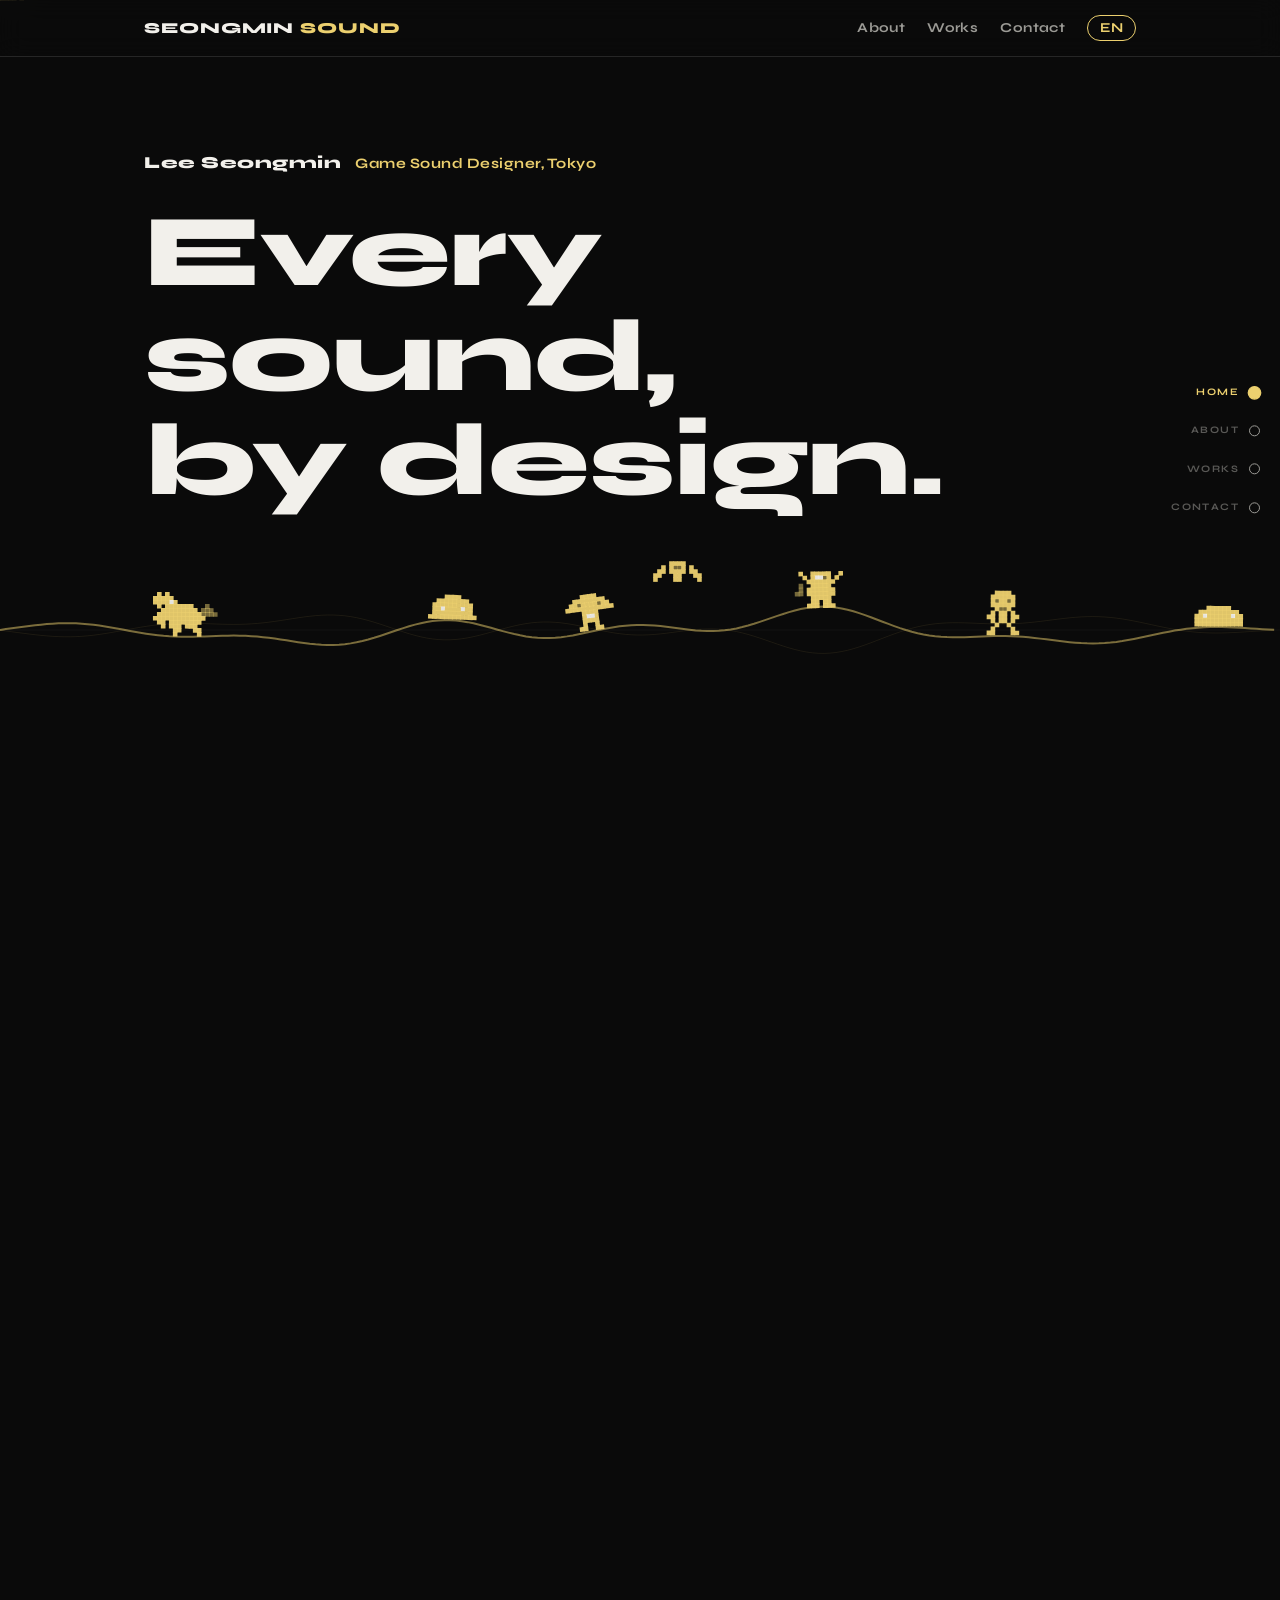
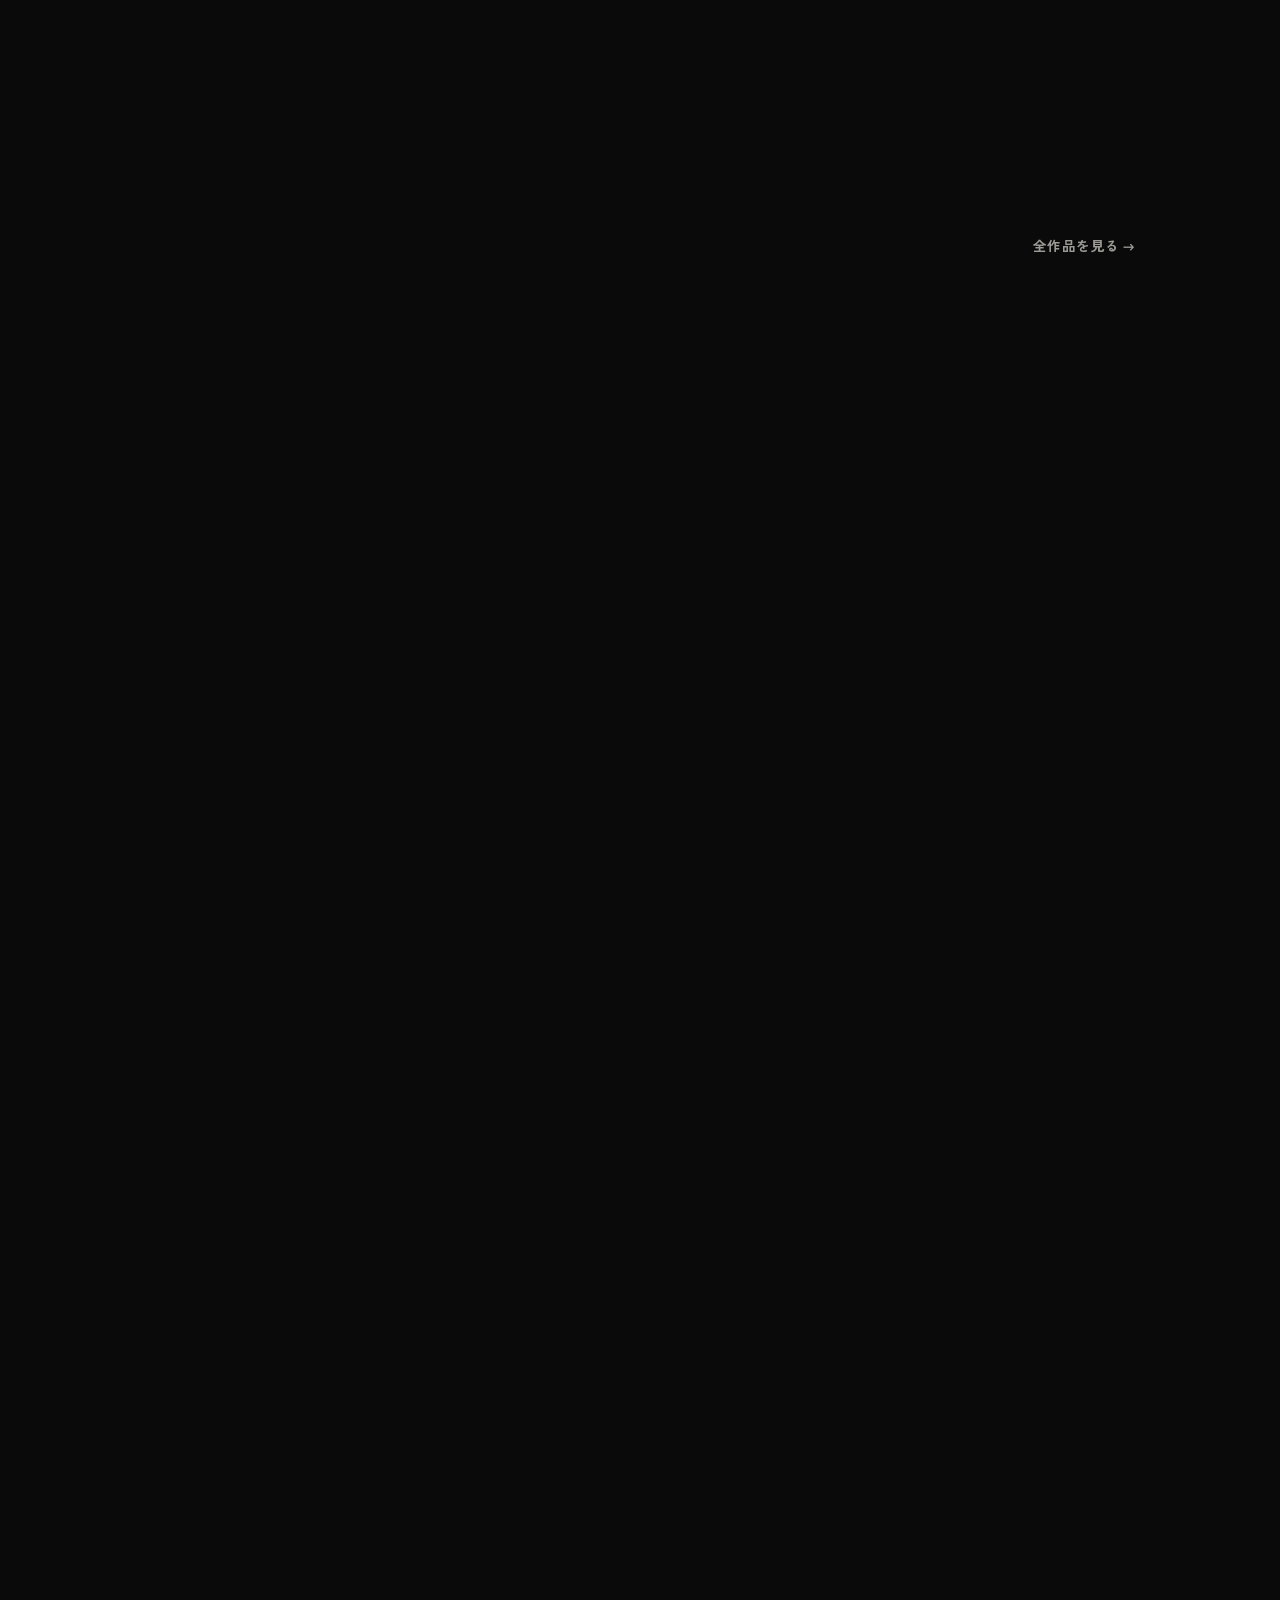
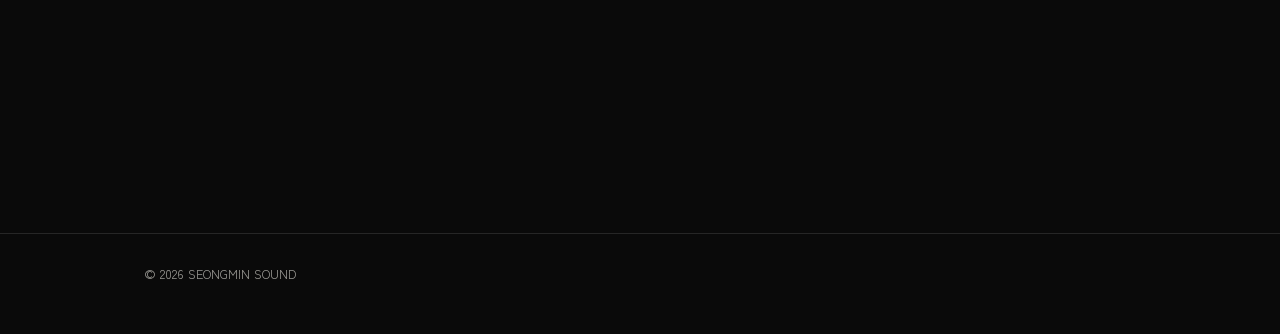
<file: index.html>
<!DOCTYPE html>
<html lang="ja">
<head>
  <meta charset="UTF-8">
  <meta name="viewport" content="width=device-width, initial-scale=1">
  <title>SEONGMIN SOUND | ゲームサウンドデザイナー</title>
  <meta name="description" content="ゲームサウンドデザイナーを目指すイ・ソンミンのポートフォリオ。効果音(SFX)を中心としたサウンドデザイン作品を掲載しています。">
  <meta name="theme-color" content="#0a0a0a">
  <link rel="canonical" href="https://somoks1.github.io/">
  <link rel="alternate" hreflang="ja" href="https://somoks1.github.io/">
  <link rel="alternate" hreflang="en" href="https://somoks1.github.io/en/">
  <meta property="og:type" content="website">
  <meta property="og:title" content="SEONGMIN SOUND | ゲームサウンドデザイナー">
  <meta property="og:description" content="Every sound, by design. 効果音(SFX)を中心としたゲームサウンドデザイン作品集">
  <meta property="og:url" content="https://somoks1.github.io/">
  <link rel="icon" href="data:image/svg+xml,%3Csvg xmlns='http://www.w3.org/2000/svg' viewBox='0 0 32 32'%3E%3Crect width='32' height='32' rx='6' fill='%230a0a0a'/%3E%3Cpath d='M6 16h2M11 10v12M16 6v20M21 11v10M26 14v4' stroke='%23ecd06f' stroke-width='2.4' stroke-linecap='round'/%3E%3C/svg%3E">
  <link rel="preconnect" href="https://fonts.googleapis.com">
  <link rel="preconnect" href="https://fonts.gstatic.com" crossorigin>
  <link rel="stylesheet" href="https://fonts.googleapis.com/css2?family=Syne:wght@700;800&family=Zen+Kaku+Gothic+New:wght@400;500;700;900&display=swap">
  <link rel="stylesheet" href="assets/css/style.css?v=20261027d">
</head>
<body>
  <canvas class="bg-wave" id="bg-wave" aria-hidden="true" style="position:fixed;top:0;left:0;width:100%;height:100%;z-index:0;pointer-events:none"></canvas>
  <header class="site-header">
    <div class="wrap header-inner">
      <a class="logo" href="#top">SEONGMIN <span>SOUND</span></a>
      <nav class="nav" aria-label="メインメニュー">
        <a href="#about">About</a>
        <a href="#works">Works</a>
        <a href="#contact">Contact</a>
        <a class="lang-switch" href="en/" hreflang="en" lang="en">EN</a>
      </nav>
    </div>
  </header>

  <main id="top">
    <section class="hero">
      <div class="wrap hero-inner">
        <p class="eyebrow">Lee Seongmin<span>Game Sound Designer, Tokyo</span></p>
        <h1 lang="en">Every sound,<br>by design.</h1>
      </div>
    </section>

    <div class="anchor" id="about"></div>
    <section class="section">
      <div class="wrap">
        <h2 class="section-title">自己紹介<span>About</span></h2>
        <div class="about">
          <div class="about-text">
            <p class="about-lead">Lee Seongmin(イ・ソンミン)。<br>音で<wbr>ゲームの<wbr>世界に<wbr>息を<wbr>吹き込む、<wbr>効果音(SFX)中心の<wbr>サウンドデザイナーを<wbr>目指しています。</p>
            <p>韓国出身。<wbr>芸術高校で<wbr>ボーカルを<wbr>学び、<wbr>卒業後は<wbr>ライブ活動を<wbr>しながら<wbr>作曲を<wbr>学びました。<wbr>兵役を<wbr>経て、<wbr>2020年からは<wbr>コミッション(依頼制作)を<wbr>中心に<wbr>作曲活動を<wbr>続け、<wbr>2026年に<wbr>来日しました。</p>
            <p>HAL東京で<wbr>サウンドデザインに<wbr>出会い、<wbr>たった<wbr>一つの<wbr>音で<wbr>その<wbr>場の<wbr>空気が<wbr>変わり、<wbr>プレイヤーを<wbr>物語の<wbr>中へ<wbr>引き込める<wbr>ことに<wbr>惹かれました。<wbr>現在は<wbr>効果音を<wbr>中心に<wbr>学びながら、<wbr>ゲームサウンドデザイナーを<wbr>目指しています。</p>
            <ol class="timeline" aria-label="経歴">
              <li><span class="tl-year">2015</span><span class="tl-text">韓国芸術高等学校 卒業(ボーカル専攻)</span></li>
              <li><span class="tl-year">2016–2018</span><span class="tl-text">ライブ活動、<wbr>作曲を<wbr>学ぶ</span></li>
              <li><span class="tl-year">2018–2020</span><span class="tl-text">兵役</span></li>
              <li><span class="tl-year">2020–2025</span><span class="tl-text">コミッション中心に<wbr>作曲活動</span></li>
              <li><span class="tl-year">2026</span><span class="tl-text">来日、<wbr>HAL東京 ミュージック学科 入学</span></li>
              <li><span class="tl-year">2028</span><span class="tl-text">卒業予定</span></li>
            </ol>
          </div>
          <dl class="facts">
            <div><dt data-icon="school">所属</dt><dd>HAL東京 ミュージック学科</dd></div>
            <div><dt data-icon="calendar">卒業予定</dt><dd>2028年3月</dd></div>
            <div><dt data-icon="goal">志望</dt><dd>サウンドデザイナー</dd></div>
            <div id="tools-row" hidden><dt data-icon="tools">使用ツール</dt><dd><ul class="tool-list" id="tool-list"></ul></dd></div>
            <div id="awards-row" hidden><dt data-icon="award">受賞歴</dt><dd><ul class="award-mini" id="award-list"></ul></dd></div>
            <div id="certs-row" hidden><dt data-icon="cert">資格</dt><dd><ul class="award-mini" id="cert-list"></ul></dd></div>
          </dl>
        </div>
      </div>
    </section>

    <div class="anchor" id="works"></div>
    <section class="section">
      <div class="wrap">
        <div class="section-head">
          <h2 class="section-title">作品<span>Works</span></h2>
          <a class="all-link" href="works/">全作品を見る <span aria-hidden="true">→</span></a>
        </div>
        <div class="grid" id="works-grid"></div>
        <noscript><p class="empty">作品の<wbr>表示には<wbr>JavaScriptを<wbr>有効に<wbr>してください。</p></noscript>
      </div>
    </section>

    <div class="anchor" id="contact"></div>
    <section class="section">
      <div class="wrap">
        <h2 class="section-title">お問い合わせ<span>Contact</span></h2>
        <p class="contact-lead">お仕事の<wbr>ご相談・ご連絡は<wbr>メールで<wbr>お願いいたします。</p>
        <p class="contact-mail"><a id="contact-mail" href="mailto:leeseongmin1996@gmail.com">leeseongmin1996@gmail.com</a></p>
        <ul class="link-list" id="contact-links"></ul>
      </div>
    </section>
  </main>

  <footer class="site-footer">
    <div class="wrap">&copy; <span id="year">2026</span> SEONGMIN SOUND</div>
  </footer>

  <script src="data/site.js?v=20261027d" defer></script>
  <script src="data/works.js?v=20261027d" defer></script>
  <script src="assets/js/wave-bg.js?v=20261027d" defer></script>
  <script src="assets/js/main.js?v=20261027d" defer></script>
  <script src="assets/js/pages.js?v=20261027d" defer></script>
</body>
</html>
</file>
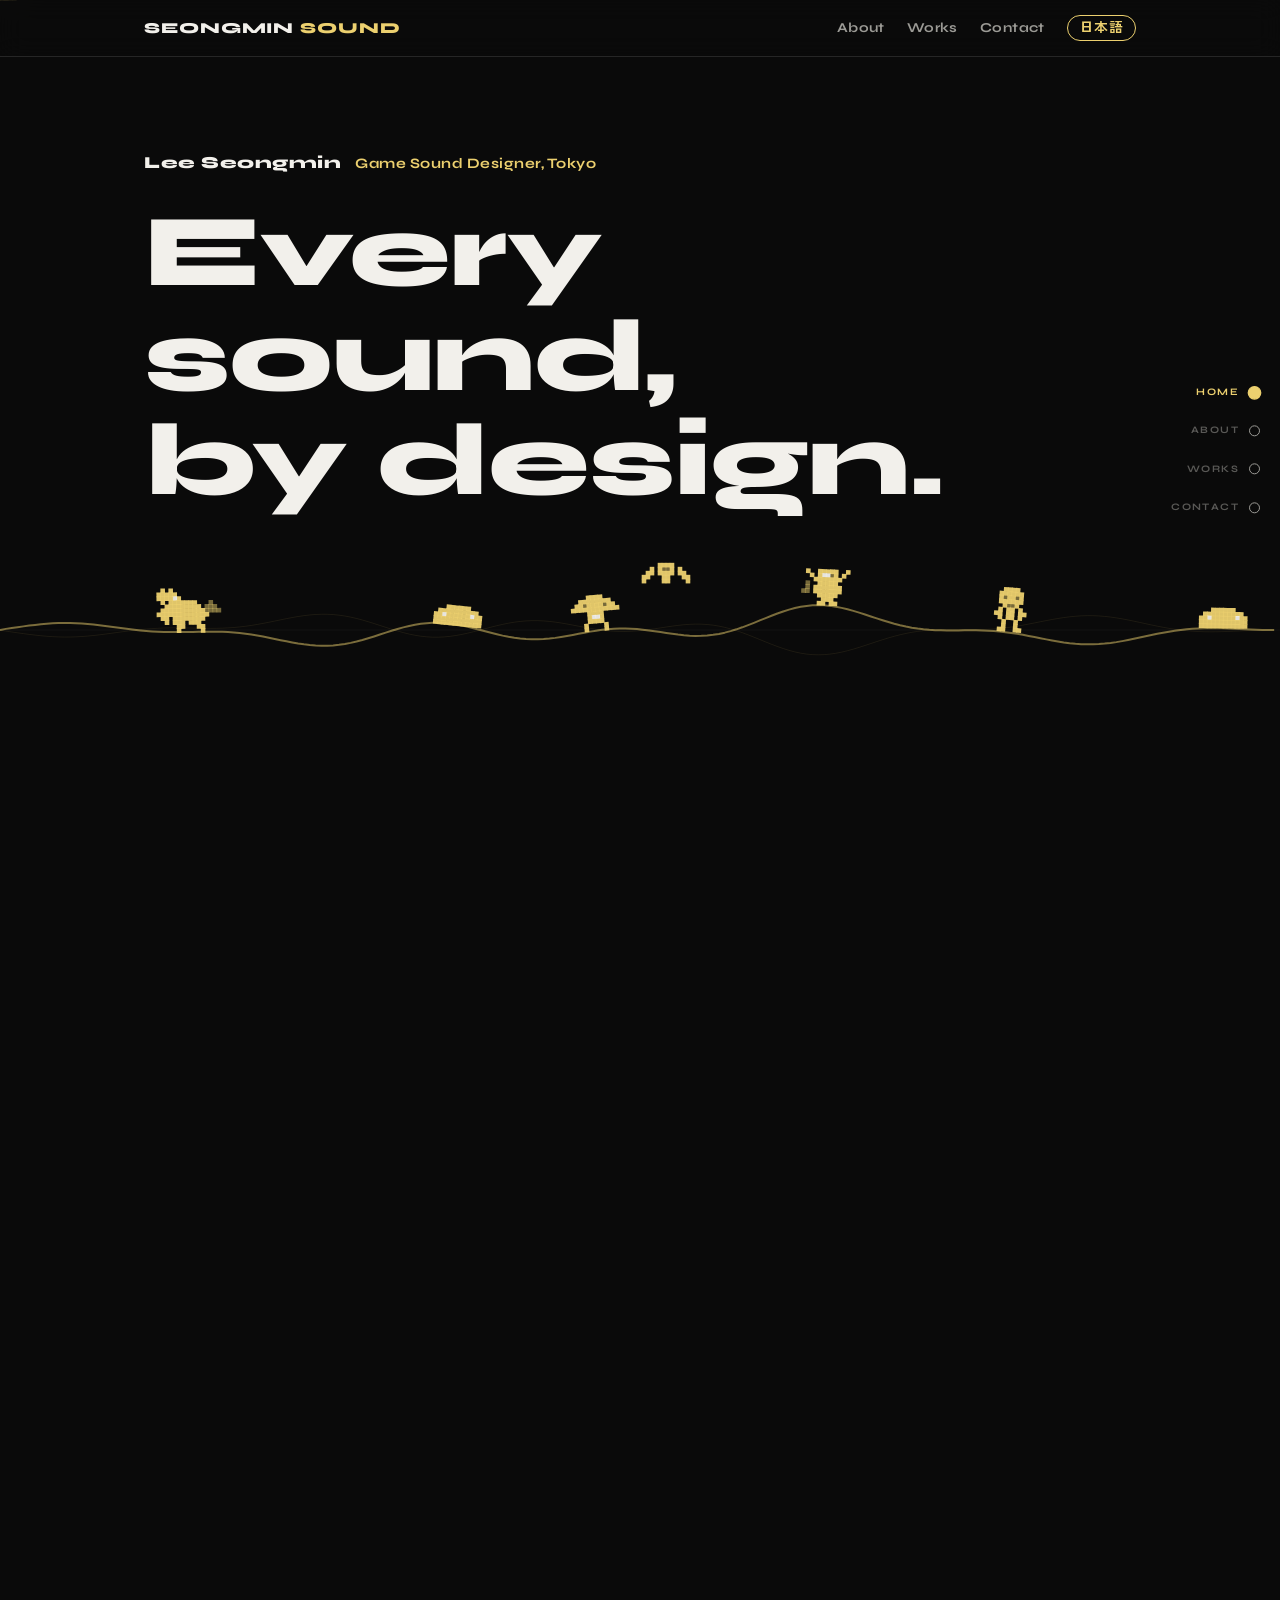
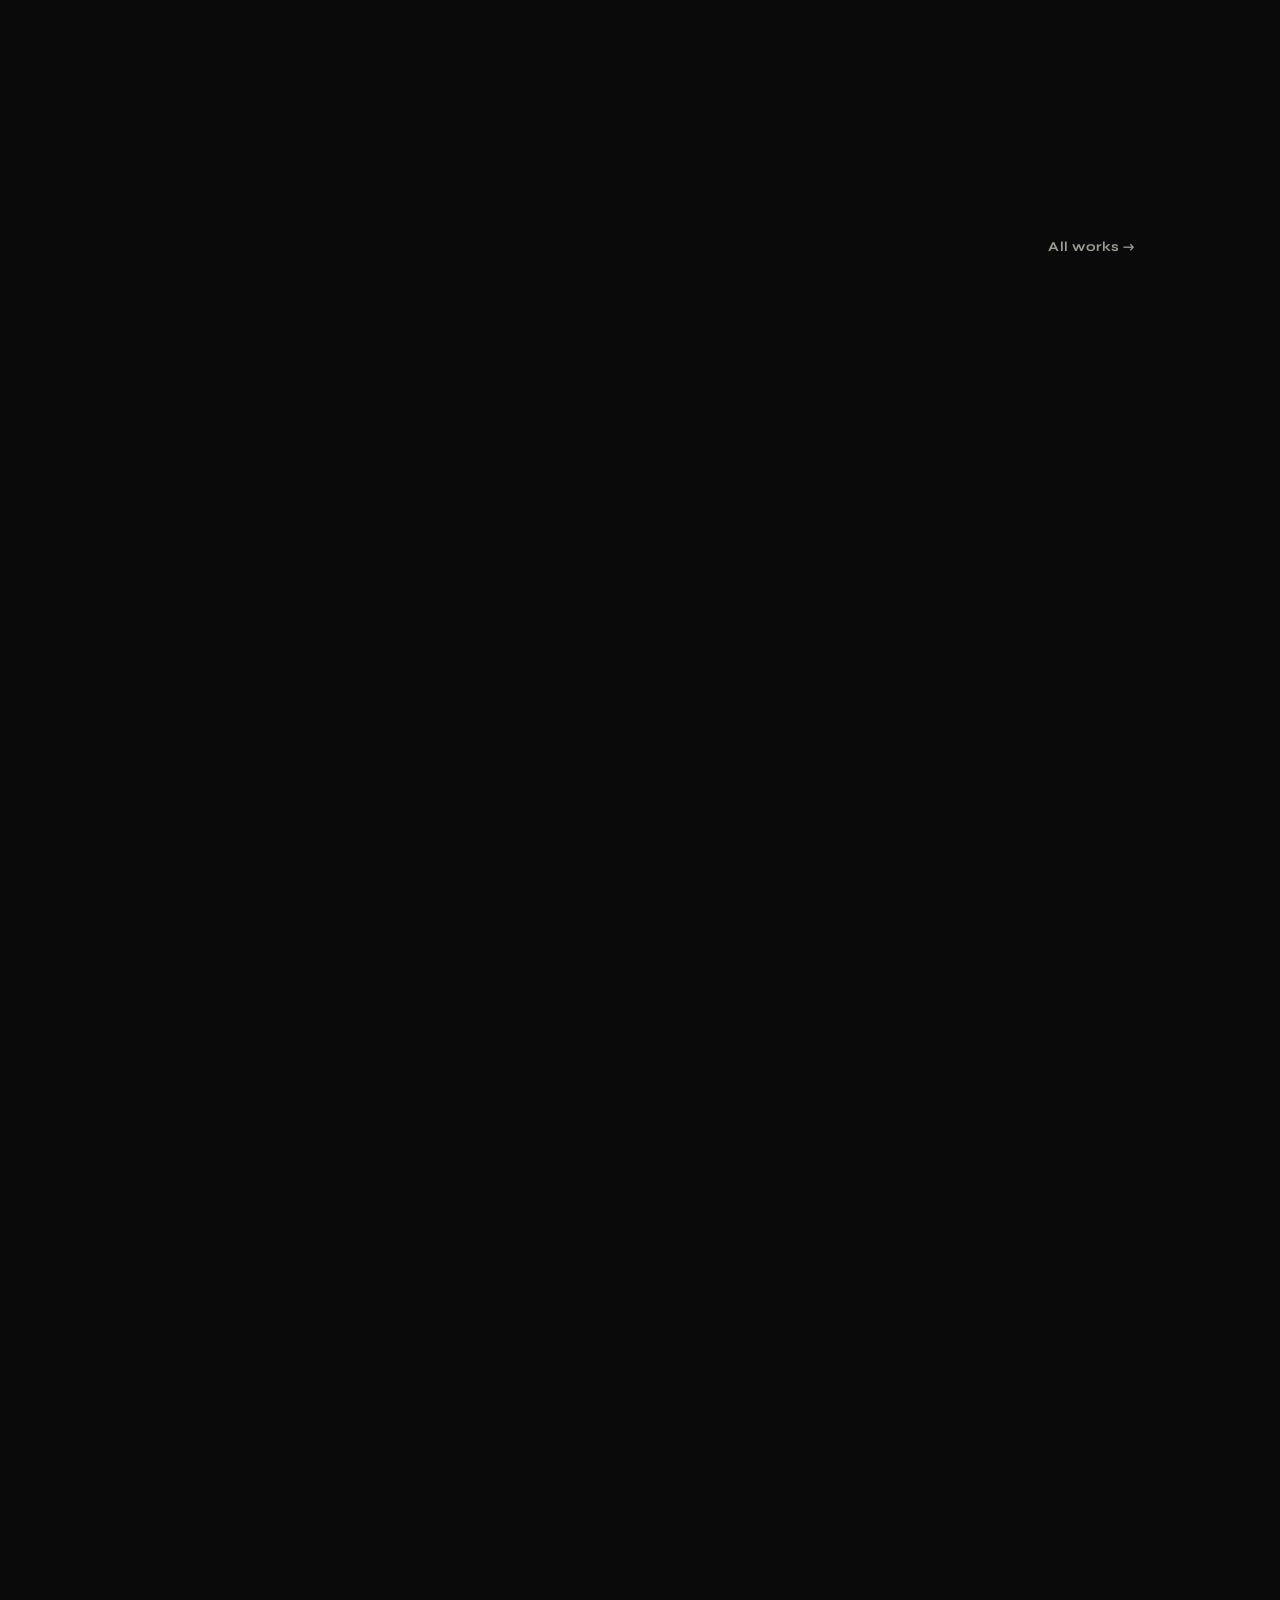
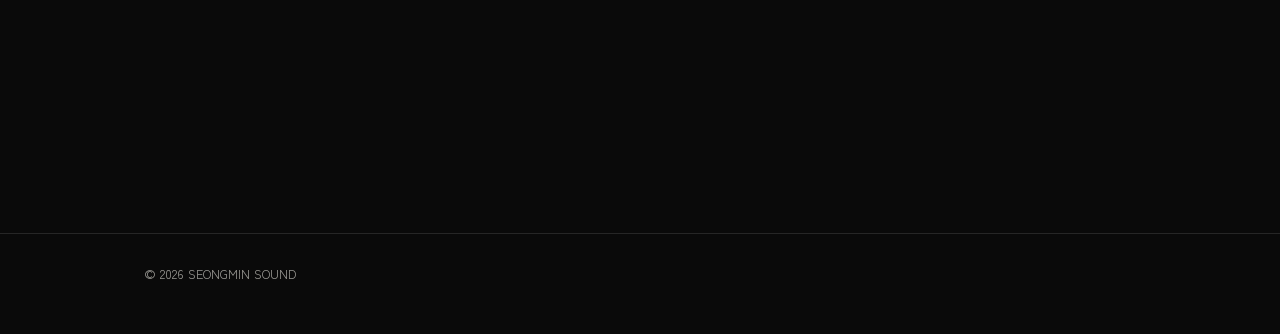
<file: en/index.html>
<!DOCTYPE html>
<html lang="en">
<head>
  <meta charset="UTF-8">
  <meta name="viewport" content="width=device-width, initial-scale=1">
  <title>SEONGMIN SOUND | Game Sound Designer</title>
  <meta name="description" content="Portfolio of Seongmin Lee, an aspiring game sound designer in Tokyo. Sound design work centered on sound effects (SFX).">
  <meta name="theme-color" content="#0a0a0a">
  <link rel="canonical" href="https://somoks1.github.io/en/">
  <link rel="alternate" hreflang="ja" href="https://somoks1.github.io/">
  <link rel="alternate" hreflang="en" href="https://somoks1.github.io/en/">
  <meta property="og:type" content="website">
  <meta property="og:title" content="SEONGMIN SOUND | Game Sound Designer">
  <meta property="og:description" content="Every sound, by design. A portfolio of game sound design work centered on SFX.">
  <meta property="og:url" content="https://somoks1.github.io/en/">
  <link rel="icon" href="data:image/svg+xml,%3Csvg xmlns='http://www.w3.org/2000/svg' viewBox='0 0 32 32'%3E%3Crect width='32' height='32' rx='6' fill='%230a0a0a'/%3E%3Cpath d='M6 16h2M11 10v12M16 6v20M21 11v10M26 14v4' stroke='%23ecd06f' stroke-width='2.4' stroke-linecap='round'/%3E%3C/svg%3E">
  <link rel="preconnect" href="https://fonts.googleapis.com">
  <link rel="preconnect" href="https://fonts.gstatic.com" crossorigin>
  <link rel="stylesheet" href="https://fonts.googleapis.com/css2?family=Syne:wght@700;800&family=Zen+Kaku+Gothic+New:wght@400;500;700;900&display=swap">
  <link rel="stylesheet" href="../assets/css/style.css?v=20261027d">
</head>
<body>
  <canvas class="bg-wave" id="bg-wave" aria-hidden="true" style="position:fixed;top:0;left:0;width:100%;height:100%;z-index:0;pointer-events:none"></canvas>
  <header class="site-header">
    <div class="wrap header-inner">
      <a class="logo" href="#top">SEONGMIN <span>SOUND</span></a>
      <nav class="nav" aria-label="Main menu">
        <a href="#about">About</a>
        <a href="#works">Works</a>
        <a href="#contact">Contact</a>
        <a class="lang-switch" href="../" hreflang="ja" lang="ja">日本語</a>
      </nav>
    </div>
  </header>

  <main id="top">
    <section class="hero">
      <div class="wrap hero-inner">
        <p class="eyebrow">Lee Seongmin<span>Game Sound Designer, Tokyo</span></p>
        <h1 lang="en">Every sound,<br>by design.</h1>
      </div>
    </section>

    <div class="anchor" id="about"></div>
    <section class="section">
      <div class="wrap">
        <h2 class="section-title">About<span>Profile</span></h2>
        <div class="about">
          <div class="about-text">
            <p class="about-lead">I'm Seongmin Lee.<br>I'm aiming to become a sound designer, focused on sound effects (SFX), who brings game worlds to life through sound.</p>
            <p>I'm from Korea. I studied vocals at an arts high school, then performed live and learned composition after graduating. After my military service, I kept composing mainly on commission from 2020, and moved to Japan in 2026.</p>
            <p>At HAL Tokyo I discovered sound design. I was drawn to how a single sound can change the atmosphere of a scene and pull players into the story. I'm now studying with a focus on sound effects, with the goal of becoming a game sound designer.</p>
            <ol class="timeline" aria-label="Background">
              <li><span class="tl-year">2015</span><span class="tl-text">Graduated from a Korean arts high school (vocal major)</span></li>
              <li><span class="tl-year">2016–2018</span><span class="tl-text">Live performances, studied composition</span></li>
              <li><span class="tl-year">2018–2020</span><span class="tl-text">Military service</span></li>
              <li><span class="tl-year">2020–2025</span><span class="tl-text">Composing, mainly on commission</span></li>
              <li><span class="tl-year">2026</span><span class="tl-text">Moved to Japan, entered HAL Tokyo (Music Department)</span></li>
              <li><span class="tl-year">2028</span><span class="tl-text">Expected graduation</span></li>
            </ol>
          </div>
          <dl class="facts">
            <div><dt data-icon="school">School</dt><dd>HAL Tokyo, Music Department</dd></div>
            <div><dt data-icon="calendar">Graduation</dt><dd>March 2028</dd></div>
            <div><dt data-icon="goal">Goal</dt><dd>Sound Designer</dd></div>
            <div id="tools-row" hidden><dt data-icon="tools">Tools</dt><dd><ul class="tool-list" id="tool-list"></ul></dd></div>
            <div id="certs-row" hidden><dt data-icon="cert">Qualifications</dt><dd><ul class="award-mini" id="cert-list"></ul></dd></div>
          </dl>
        </div>
      </div>
    </section>

    <div class="anchor" id="works"></div>
    <section class="section">
      <div class="wrap">
        <div class="section-head">
          <h2 class="section-title">Works<span>Selected projects</span></h2>
          <a class="all-link" href="works/">All works <span aria-hidden="true">→</span></a>
        </div>
        <div class="grid" id="works-grid"></div>
        <noscript><p class="empty">Please enable JavaScript to view the works.</p></noscript>
      </div>
    </section>

    <div class="anchor" id="contact"></div>
    <section class="section">
      <div class="wrap">
        <h2 class="section-title">Contact<span>Get in touch</span></h2>
        <p class="contact-lead">For work inquiries and other messages, please email me.</p>
        <p class="contact-mail"><a id="contact-mail" href="mailto:leeseongmin1996@gmail.com">leeseongmin1996@gmail.com</a></p>
        <ul class="link-list" id="contact-links"></ul>
      </div>
    </section>
  </main>

  <footer class="site-footer">
    <div class="wrap">&copy; <span id="year">2026</span> SEONGMIN SOUND</div>
  </footer>

  <script src="../data/site.js?v=20261027d" defer></script>
  <script src="../data/works.js?v=20261027d" defer></script>
  <script src="../assets/js/wave-bg.js?v=20261027d" defer></script>
  <script src="../assets/js/main.js?v=20261027d" defer></script>
  <script src="../assets/js/pages.js?v=20261027d" defer></script>
</body>
</html>
</file>
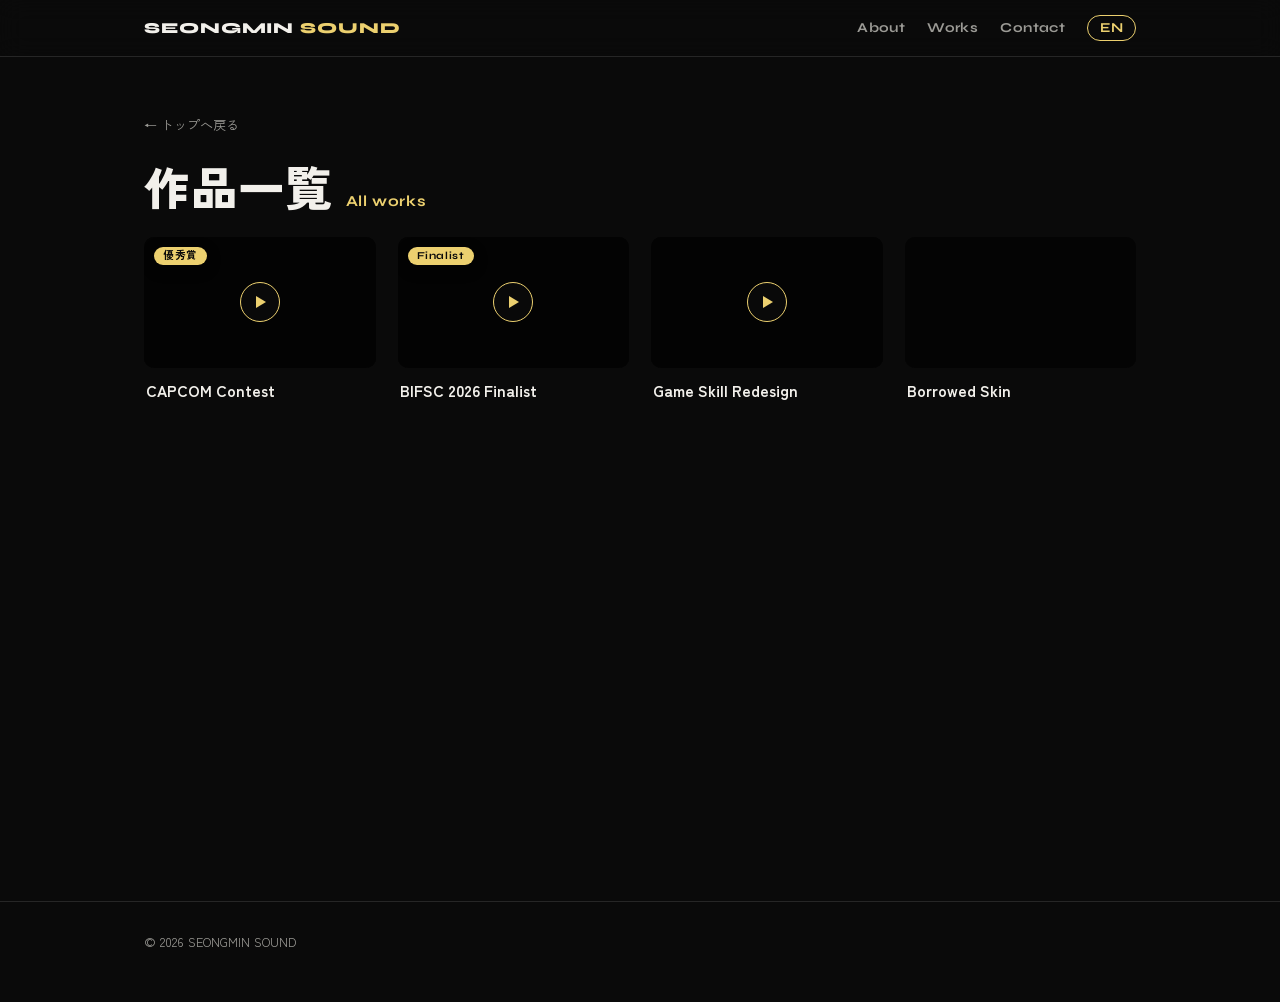
<file: works/index.html>
<!DOCTYPE html>
<html lang="ja">
<head>
  <meta charset="UTF-8">
  <meta name="viewport" content="width=device-width, initial-scale=1">
  <title>作品一覧 | SEONGMIN SOUND</title>
  <meta name="description" content="SEONGMIN SOUND の全作品一覧。">
  <meta name="theme-color" content="#0a0a0a">
  <link rel="canonical" href="https://somoks1.github.io/works/">
  <link rel="alternate" hreflang="ja" href="https://somoks1.github.io/works/">
  <link rel="alternate" hreflang="en" href="https://somoks1.github.io/en/works/">
  <link rel="icon" href="data:image/svg+xml,%3Csvg xmlns='http://www.w3.org/2000/svg' viewBox='0 0 32 32'%3E%3Crect width='32' height='32' rx='6' fill='%230a0a0a'/%3E%3Cpath d='M6 16h2M11 10v12M16 6v20M21 11v10M26 14v4' stroke='%23ecd06f' stroke-width='2.4' stroke-linecap='round'/%3E%3C/svg%3E">
  <link rel="preconnect" href="https://fonts.googleapis.com">
  <link rel="preconnect" href="https://fonts.gstatic.com" crossorigin>
  <link rel="stylesheet" href="https://fonts.googleapis.com/css2?family=Syne:wght@700;800&family=Zen+Kaku+Gothic+New:wght@400;500;700;900&display=swap">
  <link rel="stylesheet" href="../assets/css/style.css?v=20261027d">
</head>
<body data-page="works">
  <header class="site-header">
    <div class="wrap header-inner">
      <a class="logo" href="../">SEONGMIN <span>SOUND</span></a>
      <nav class="nav" aria-label="メインメニュー">
        <a href="../#about">About</a>
        <a href="../#works">Works</a>
        <a href="../#contact">Contact</a>
        <a class="lang-switch" href="../en/works/" hreflang="en" lang="en">EN</a>
      </nav>
    </div>
  </header>

  <main id="top">
    <section class="section archive">
      <div class="wrap">
        <a class="back-link" href="../#works">← トップへ戻る</a>
        <h2 class="section-title">作品一覧<span>All works</span></h2>
        <div class="grid is-archive" id="works-grid"></div>
        <noscript><p class="empty">作品の表示にはJavaScriptを有効にしてください。</p></noscript>
      </div>
    </section>
  </main>

  <footer class="site-footer">
    <div class="wrap">&copy; <span id="year">2026</span> SEONGMIN SOUND</div>
  </footer>

  <script src="../data/site.js?v=20261027d" defer></script>
  <script src="../data/works.js?v=20261027d" defer></script>
  <script src="../assets/js/main.js?v=20261027d" defer></script>
</body>
</html>
</file>
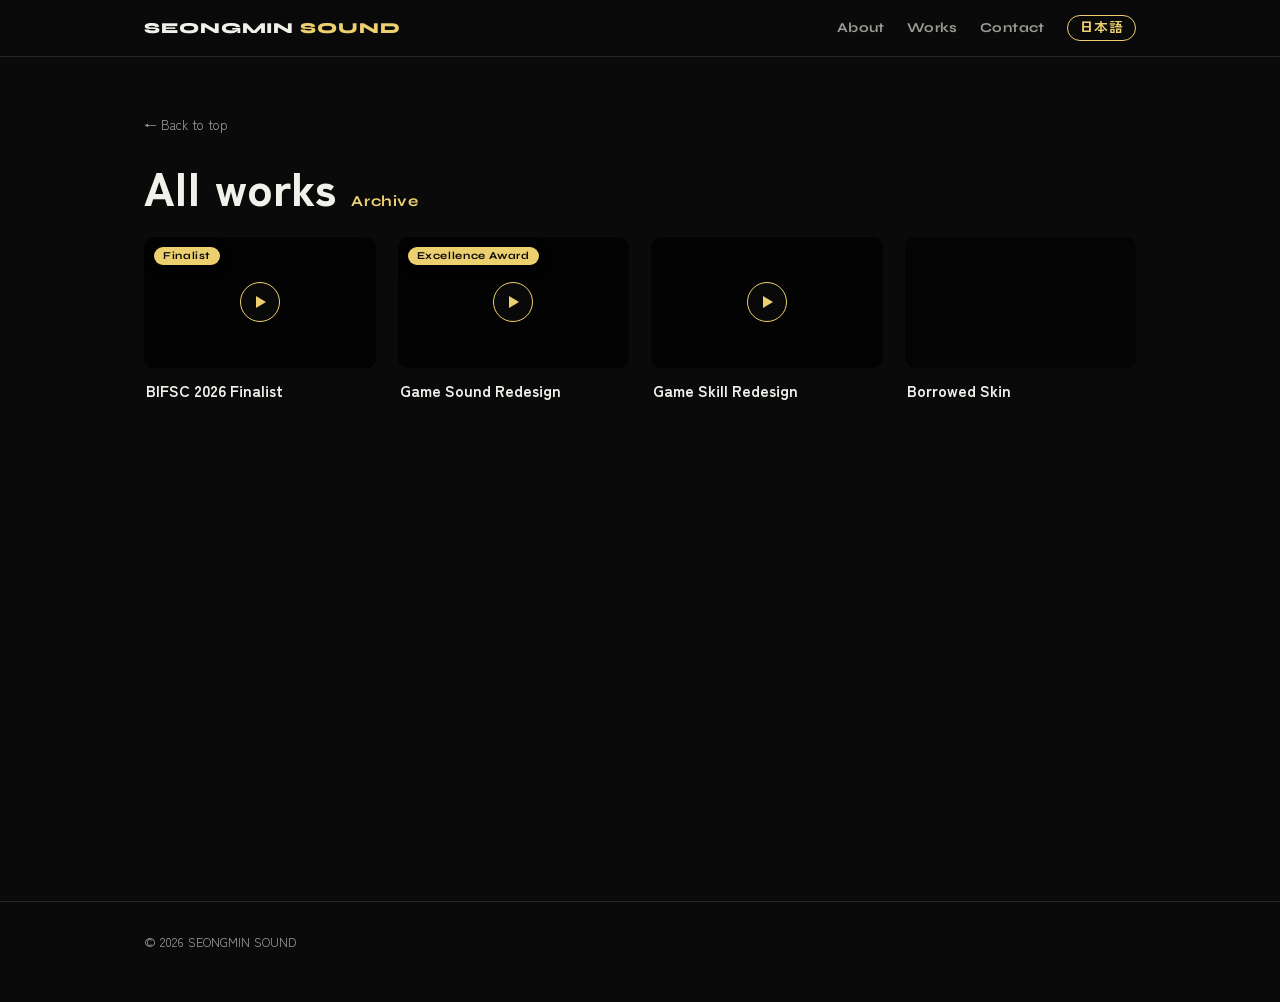
<file: en/works/index.html>
<!DOCTYPE html>
<html lang="en">
<head>
  <meta charset="UTF-8">
  <meta name="viewport" content="width=device-width, initial-scale=1">
  <title>All works | SEONGMIN SOUND</title>
  <meta name="description" content="All works by Seongmin Lee.">
  <meta name="theme-color" content="#0a0a0a">
  <link rel="canonical" href="https://somoks1.github.io/en/works/">
  <link rel="alternate" hreflang="ja" href="https://somoks1.github.io/works/">
  <link rel="alternate" hreflang="en" href="https://somoks1.github.io/en/works/">
  <link rel="icon" href="data:image/svg+xml,%3Csvg xmlns='http://www.w3.org/2000/svg' viewBox='0 0 32 32'%3E%3Crect width='32' height='32' rx='6' fill='%230a0a0a'/%3E%3Cpath d='M6 16h2M11 10v12M16 6v20M21 11v10M26 14v4' stroke='%23ecd06f' stroke-width='2.4' stroke-linecap='round'/%3E%3C/svg%3E">
  <link rel="preconnect" href="https://fonts.googleapis.com">
  <link rel="preconnect" href="https://fonts.gstatic.com" crossorigin>
  <link rel="stylesheet" href="https://fonts.googleapis.com/css2?family=Syne:wght@700;800&family=Zen+Kaku+Gothic+New:wght@400;500;700;900&display=swap">
  <link rel="stylesheet" href="../../assets/css/style.css?v=20261027d">
</head>
<body data-page="works">
  <header class="site-header">
    <div class="wrap header-inner">
      <a class="logo" href="../">SEONGMIN <span>SOUND</span></a>
      <nav class="nav" aria-label="Main menu">
        <a href="../#about">About</a>
        <a href="../#works">Works</a>
        <a href="../#contact">Contact</a>
        <a class="lang-switch" href="../../works/" hreflang="ja" lang="ja">日本語</a>
      </nav>
    </div>
  </header>

  <main id="top">
    <section class="section archive">
      <div class="wrap">
        <a class="back-link" href="../#works">← Back to top</a>
        <h2 class="section-title">All works<span>Archive</span></h2>
        <div class="grid is-archive" id="works-grid"></div>
        <noscript><p class="empty">Please enable JavaScript to view the works.</p></noscript>
      </div>
    </section>
  </main>

  <footer class="site-footer">
    <div class="wrap">&copy; <span id="year">2026</span> SEONGMIN SOUND</div>
  </footer>

  <script src="../../data/site.js?v=20261027d" defer></script>
  <script src="../../data/works.js?v=20261027d" defer></script>
  <script src="../../assets/js/main.js?v=20261027d" defer></script>
</body>
</html>
</file>
<file: assets/css/style.css>
:root {
  --bg: #0a0a0a;
  --surface: #131313;
  --surface-2: #1a1a1a;
  --line: #262626;
  --text: #f2f0eb;
  --muted: #9b9a95;
  --body: #cfcdc7;
  --accent: #ecd06f;
  --peak: #d14836;
  --radius: 6px;
  --maxw: 1040px;
  --font-body: "Zen Kaku Gothic New", -apple-system, BlinkMacSystemFont, "Hiragino Sans", "Hiragino Kaku Gothic ProN",
    "Yu Gothic", "Noto Sans JP", "Segoe UI", sans-serif;
  --font-display: "Syne", "Zen Kaku Gothic New", -apple-system, "Hiragino Sans", "Yu Gothic", sans-serif;
}

* { box-sizing: border-box; margin: 0; padding: 0; }

html { scroll-behavior: smooth; scroll-padding-top: 56px; }

body {
  background: var(--bg);
  color: var(--text);
  font-family: var(--font-body);
  font-weight: 400;
  line-height: 1.85;
  -webkit-font-smoothing: antialiased;
}

/* 日本語の改行: 文節(<wbr>)の位置でだけ折り返し、単語の途中で切れないようにする */
main p, main dd, main dt, main li, main h2 { word-break: keep-all; overflow-wrap: anywhere; line-break: strict; text-wrap: pretty; }
/* JSで後から入る作品・受賞の文章は、対応ブラウザでは文節単位で自動改行 */
.card-desc, .card-title, .card-meta, .modal-text, .modal-title, .award-title, .award-detail, .modal-facts dd { word-break: normal; word-break: auto-phrase; }

a { color: var(--accent); text-decoration: none; }
a:hover { text-decoration: underline; text-underline-offset: 4px; }
a:focus-visible, button:focus-visible { outline: 2px solid var(--accent); outline-offset: 3px; border-radius: 4px; }

.wrap { max-width: var(--maxw); margin: 0 auto; padding: 0 24px; }

/* ---------- Header ---------- */
.site-header {
  position: sticky; top: 0; z-index: 10;
  background: rgba(10, 10, 10, 0.8);
  backdrop-filter: blur(12px);
  -webkit-backdrop-filter: blur(12px);
  border-bottom: 1px solid var(--line);
}
.header-inner { display: flex; align-items: center; justify-content: space-between; flex-wrap: wrap; gap: 0 16px; min-height: 56px; padding-top: 6px; padding-bottom: 6px; }
.logo { white-space: nowrap; flex-shrink: 0; font-family: var(--font-display); color: var(--text); font-weight: 800; letter-spacing: 0.06em; font-size: 0.95rem; }
.logo span { color: var(--accent); }
.logo:hover { text-decoration: none; }
.nav { display: flex; gap: 22px; white-space: nowrap; }
.nav a { color: var(--muted); font-family: var(--font-display); font-weight: 700; font-size: 0.85rem; letter-spacing: 0.03em; }
.nav a:hover { color: var(--text); text-decoration: none; }

/* ---------- Hero ---------- */
/* 波形はページ全体の固定背景(assets/js/wave-bg.js)。前面のコンテンツは z-index で上に重ねる */
.bg-wave { position: fixed; inset: 0; width: 100%; height: 100%; display: block; z-index: 0; pointer-events: none; }
main, .site-footer { position: relative; z-index: 1; }
.hero { display: flex; flex-direction: column; min-height: calc(100svh - 56px); padding: clamp(48px, 10vh, 104px) 0 48px; }
.hero-inner { display: flex; flex-direction: column; flex: 1; width: 100%; }
.eyebrow {
  display: flex; flex-wrap: wrap; align-items: baseline; gap: 4px 14px;
  color: var(--text); font-family: var(--font-display); font-weight: 800; font-size: 1.05rem; letter-spacing: 0.03em; margin-bottom: 22px;
}
.eyebrow span { color: var(--accent); font-weight: 700; font-size: 0.9rem; }
.hero h1 {
  font-size: clamp(2.3rem, 7.2vw, 5rem); line-height: 1.22; font-weight: 900; letter-spacing: 0.01em;
}
.hero h1:lang(en) { font-family: var(--font-display); font-weight: 800; font-size: clamp(2.8rem, 9vw, 6.4rem); line-height: 1.02; letter-spacing: -0.01em; }
.lead { color: var(--body); margin-top: 24px; max-width: 28em; font-size: 1.05rem; line-height: 1.9; }
.hero-actions { display: flex; flex-wrap: wrap; gap: 12px; margin-top: 40px; }
.btn {
  display: inline-flex; align-items: center; justify-content: center;
  font-weight: 700; font-size: 0.92rem; padding: 11px 24px; border-radius: 999px;
  color: var(--bg); background: var(--accent); border: 1px solid var(--accent);
  transition: background 0.15s, color 0.15s, border-color 0.15s;
}
.btn:hover { text-decoration: none; background: #f4dd8f; border-color: #f4dd8f; }
.btn-ghost { color: var(--text); background: transparent; border-color: var(--line); }
.btn-ghost:hover { background: transparent; color: var(--accent); border-color: var(--accent); }
.status { margin-top: auto; padding-top: 40px; color: var(--muted); font-size: 0.82rem; display: flex; align-items: center; gap: 10px; }
.status::before { content: ""; width: 7px; height: 7px; border-radius: 50%; background: var(--accent); box-shadow: 0 0 0 4px rgba(236, 208, 111, 0.15); flex-shrink: 0; margin-left: 4px; }

/* ---------- Sections ---------- */
.section {
  position: relative; overflow: clip;
  min-height: calc(100svh - 56px); display: flex; flex-direction: column; justify-content: center;
  padding: clamp(72px, 10vh, 112px) 0 clamp(48px, 8vh, 88px);
}
.section > .wrap { position: relative; z-index: 1; width: 100%; }
/* 各セクションの奥に浮かぶ巨大な輪郭文字(静止して置かれ、ページに入るときだけ現れる) */
.ghost {
  position: absolute; z-index: 0; top: clamp(8px, 4vh, 40px); right: -0.04em;
  font-family: var(--font-display); font-weight: 800; font-size: clamp(5.5rem, 20vw, 17rem); line-height: 0.85; letter-spacing: -0.02em;
  color: transparent; -webkit-text-stroke: 1px rgba(242, 240, 235, 0.09);
  white-space: nowrap; pointer-events: none; user-select: none;
}

/* ---------- セクション(枠・背景・影はなく、ひと続きのページとして流れる) ---------- */
.anchor { display: block; height: 0; }
.section-title {
  display: flex; align-items: baseline; gap: 14px;
  font-size: clamp(1.9rem, 4.6vw, 2.9rem); font-weight: 900; letter-spacing: 0.02em; line-height: 1.25; margin-bottom: clamp(32px, 5vw, 52px);
}
.section-title span { font-family: var(--font-display); font-size: 0.95rem; font-weight: 700; color: var(--accent); letter-spacing: 0.04em; }

.about { display: grid; gap: 48px; grid-template-columns: 1.35fr 1fr; align-items: start; }
.about-lead { font-size: 1.15rem; font-weight: 500; line-height: 1.9; }
.about-text p { color: var(--body); max-width: 34em; }
.about-text p + p { margin-top: 16px; }

.facts { border-top: 1px solid var(--line); }
.facts div { padding: 14px 0; border-bottom: 1px solid var(--line); }
.facts dt { display: flex; align-items: center; gap: 7px; color: var(--muted); font-size: 0.78rem; letter-spacing: 0.06em; }
.facts dd { margin-top: 2px; font-size: 0.95rem; }
.tool-list { list-style: none; display: flex; flex-wrap: wrap; gap: 4px 16px; margin-top: 2px; }
.tool-list li { display: inline-flex; align-items: center; gap: 7px; font-family: var(--font-display); font-weight: 700; font-size: 0.9rem; }

/* ---------- 経歴(About) ---------- */
.timeline { list-style: none; margin-top: 28px; padding-left: 0; }
.timeline li { position: relative; z-index: 1; display: grid; grid-template-columns: 6.6em 1fr; gap: 12px; padding: 7px 0 7px 22px; }
/* 点の中心(--dot)を縦線のまん中にそろえ、線は点から次の点までだけを結ぶ */
.timeline { --dot: calc(7px + 0.72em); }
.timeline li::before { content: ""; position: absolute; left: -3px; top: var(--dot); width: 7px; height: 7px; margin-top: -3.5px; border-radius: 50%; background: var(--accent); z-index: 1; }
.timeline li:not(:last-child)::after { content: ""; position: absolute; left: 0; width: 1px; top: var(--dot); bottom: calc(-1 * var(--dot)); background: var(--line); transform-origin: top; z-index: 0; }
.tl-year { font-family: var(--font-display); font-weight: 700; color: var(--accent); font-size: 0.9rem; white-space: nowrap; font-variant-numeric: tabular-nums; }
.tl-text { color: var(--body); font-size: 0.92rem; }

/* ---------- Awards (About の中に小さく) ---------- */
.award-mini { list-style: none; display: flex; flex-direction: column; gap: 10px; margin-top: 4px; }
.award-mini .award { display: flex; flex-direction: column; gap: 1px; }
.award-mini .award-title { font-size: 0.8rem; font-weight: 500; line-height: 1.55; color: var(--text); }
.award-mini .award-detail { font-size: 0.74rem; color: var(--muted); line-height: 1.5; }
.ext-link { display: inline-flex; vertical-align: -1px; margin-left: 2px; padding: 2px 3px; color: var(--accent); border-radius: 4px; transition: background 0.2s, color 0.2s; }
.ext-link:hover, .ext-link:focus-visible { background: rgba(236, 208, 111, 0.16); }

/* ---------- Works ---------- */
.filter { display: flex; flex-wrap: wrap; gap: 8px; margin-bottom: 24px; }
.filter:empty { display: none; }
.chip {
  background: transparent; color: var(--muted); border: 1px solid var(--line);
  border-radius: 999px; padding: 4px 14px; font-size: 0.8rem; cursor: pointer; font-family: inherit;
}
.chip:hover { color: var(--text); border-color: var(--muted); }
.chip.is-active { color: var(--bg); background: var(--accent); border-color: var(--accent); }

.grid { display: grid; gap: clamp(36px, 5vw, 56px) 28px; grid-template-columns: repeat(auto-fill, minmax(300px, 1fr)); }

/* 作品は枠で囲まず、サムネイルと文字をそのまま並べる */
.card { position: relative; background: none; border: 0; border-radius: 0; }
.thumb-frame { position: relative; isolation: isolate; border-radius: 14px; overflow: hidden; background: #050505; }
.card:hover .title-btn, .card:focus-within .title-btn { color: var(--accent); }
.card-body { padding: 18px 2px 6px; }
.card-meta { display: flex; flex-wrap: wrap; gap: 0 12px; color: var(--muted); font-size: 0.76rem; letter-spacing: 0.02em; }
.card-meta .year { font-family: var(--font-display); font-weight: 700; color: var(--accent); }
.card-title { font-size: 1.1rem; margin-top: 4px; font-weight: 700; line-height: 1.5; }
.card-desc {
  color: var(--muted); font-size: 0.88rem; margin-top: 8px; line-height: 1.75;
  display: -webkit-box; -webkit-line-clamp: 3; -webkit-box-orient: vertical; overflow: hidden;
}

/* 先頭の作品は大きく見せる */
@media (min-width: 900px) {
  .grid:not(.is-archive) > .card:first-child { grid-column: 1 / -1; display: grid; grid-template-columns: 1.55fr 1fr; gap: 0 clamp(28px, 4vw, 52px); align-items: center; }
  .grid:not(.is-archive) > .card:first-child .card-body { display: flex; flex-direction: column; justify-content: center; padding: 0; }
  .grid:not(.is-archive) > .card:first-child .thumb-frame { height: 100%; }
  .grid:not(.is-archive) > .card:first-child .card-title { font-size: 1.5rem; }
  .grid:not(.is-archive) > .card:first-child .card-desc { font-size: 0.95rem; -webkit-line-clamp: 4; }
  .grid:not(.is-archive) > .card:first-child .media { height: 100%; aspect-ratio: auto; min-height: 260px; }
}

.tags { display: flex; flex-wrap: wrap; gap: 6px; list-style: none; margin-top: 14px; }
.tags li { font-size: 0.72rem; color: var(--accent); border: 1px solid rgba(236, 208, 111, 0.32); border-radius: 999px; padding: 1px 10px; }

.media { display: block; width: 100%; aspect-ratio: 16 / 9; border: 0; background: #050505; }
.media-video {
  position: relative; cursor: pointer; padding: 0; overflow: hidden;
  background-size: cover; background-position: center;
}
.media-video::after { content: ""; position: absolute; inset: 0; background: rgba(0, 0, 0, 0.3); transition: background 0.2s; }
.media-video:hover::after { background: rgba(0, 0, 0, 0.1); }
.media-image::after { background: rgba(0, 0, 0, 0.12); }

/* カード内のサムネイルはゆっくりズーム、再生ボタンは黄色く光る */
/* サムネイルはホバーでゆっくりズーム */
.media-thumb { transition: scale 0.6s cubic-bezier(0.2, 0.8, 0.2, 1); }
.card:hover .media-thumb, .card:focus-within .media-thumb { scale: 1.06; }
.card:hover .play, .card:focus-within .play { background: var(--accent); transform: scale(1.08); }
.card:hover .play::before, .card:focus-within .play::before { border-left-color: var(--bg); }

.play {
  position: absolute; z-index: 1; top: 50%; left: 50%; width: 56px; height: 56px; margin: -28px 0 0 -28px;
  border-radius: 50%; background: rgba(10, 10, 10, 0.8); border: 1px solid var(--accent);
  transition: transform 0.35s cubic-bezier(0.2, 0.8, 0.2, 1), background 0.25s;
}
.play::before {
  content: ""; position: absolute; top: 50%; left: 50%; margin: -8px 0 0 -5px;
  border-style: solid; border-width: 8px 0 8px 14px; border-color: transparent transparent transparent var(--accent);
}
.media-empty { display: flex; align-items: center; justify-content: center; color: var(--muted); font-size: 0.85rem; letter-spacing: 0.1em; }

.empty { color: var(--muted); }

/* ---------- Card buttons ---------- */
.media-thumb { position: relative; overflow: hidden; cursor: pointer; padding: 0; font: inherit; }
.media-empty.media-thumb:hover { color: var(--text); }
.title-btn {
  background: none; border: 0; padding: 0; margin: 0;
  font: inherit; color: inherit; text-align: left; cursor: pointer;
}
.title-btn:hover { color: var(--accent); }
.more {
  display: inline-block; margin-top: 14px; background: none; border: 0; padding: 0;
  font: inherit; font-size: 0.82rem; color: var(--accent); cursor: pointer;
}
.more:hover { text-decoration: underline; text-underline-offset: 4px; }
.more { align-self: flex-start; text-align: left; }

/* ---------- Modal (作品の詳細ポップアップ) ---------- */
[hidden] { display: none !important; }
html.modal-open { overflow: hidden; }

.modal {
  width: min(960px, 94vw); max-width: none; max-height: 92vh;
  margin: auto; padding: 0; overflow: auto;
  border: 1px solid var(--line); border-radius: 8px;
  background: var(--surface); color: var(--text);
}
.modal::backdrop { background: rgba(0, 0, 0, 0.88); }
.modal[open] { animation: modal-in 0.18s ease-out; }
@keyframes modal-in { from { opacity: 0; transform: translateY(8px); } to { opacity: 1; transform: none; } }

.modal-panel { position: relative; }
.modal-close {
  position: absolute; top: 10px; right: 10px; z-index: 2;
  width: 38px; height: 38px; border-radius: 50%;
  border: 1px solid var(--line); background: rgba(10, 10, 10, 0.85);
  color: var(--text); font-size: 1.3rem; line-height: 1; cursor: pointer;
}
.modal-close:hover { border-color: var(--accent); color: var(--accent); }

.modal-media { aspect-ratio: 16 / 9; background: #000; }
.modal-media.is-audio { aspect-ratio: auto; height: 166px; }
.modal-frame { display: block; width: 100%; height: 100%; border: 0; }
.modal-image { display: block; width: 100%; height: 100%; object-fit: cover; }

.modal-body { padding: 24px 28px 32px; }
.modal-panel.no-media .modal-body { padding-top: 56px; }
.modal-title { font-size: 1.5rem; line-height: 1.4; margin-top: 4px; font-weight: 700; }
.modal-text { color: var(--body); margin-top: 14px; line-height: 1.9; }

.modal-facts { margin-top: 22px; border-top: 1px solid var(--line); }
.modal-facts > div {
  display: grid; grid-template-columns: 8em 1fr; gap: 12px;
  padding: 12px 0; border-bottom: 1px solid var(--line);
}
.modal-facts dt { color: var(--muted); font-size: 0.8rem; letter-spacing: 0.06em; }
.modal-facts dd { font-size: 0.92rem; }
.modal-facts .tags { margin-top: 0; }
.modal-body > .tags { margin-top: 18px; }
.modal-links { margin-top: 18px; display: flex; flex-wrap: wrap; gap: 16px; font-size: 0.9rem; }

@media (max-width: 720px) {
  .modal { width: 100vw; max-width: 100vw; max-height: 94vh; margin: auto 0 0; border-radius: 14px 14px 0 0; }
  .modal-body { padding: 18px 18px 26px; }
  .modal-aside { padding: 20px 18px 28px; }
  .modal-facts > div { grid-template-columns: 1fr; gap: 2px; }
}
@media (prefers-reduced-motion: reduce) { .modal[open] { animation: none; } }

/* ---------- Contact ---------- */
.contact-lead { color: var(--muted); }
.contact-mail { font-family: var(--font-display); font-weight: 700; font-size: clamp(1.25rem, 4.6vw, 2.3rem); margin-top: 10px; word-break: break-all; line-height: 1.4; }
.contact-mail a { color: var(--text); background: linear-gradient(var(--accent), var(--accent)) 0 100% / 0 2px no-repeat; transition: background-size 0.25s, color 0.2s; }
.contact-mail a:hover { color: var(--accent); background-size: 100% 2px; text-decoration: none; }
.link-list { list-style: none; display: flex; flex-wrap: wrap; gap: 22px; margin-top: 24px; font-size: 0.92rem; }
.link-list:empty { display: none; }

.site-footer { background: var(--bg); border-top: 1px solid var(--line); padding: 28px 0 48px; color: var(--muted); font-size: 0.8rem; }

/* ---------- Responsive / a11y ---------- */
@media (max-width: 720px) {
  .wrap { padding: 0 18px; }
  .about { grid-template-columns: 1fr; gap: 32px; }
  .nav { gap: 14px; }
  .logo { font-size: 0.8rem; letter-spacing: 0.03em; }
  .nav a { font-size: 0.78rem; }
  .section { padding: 64px 0 24px; }
}

@media (prefers-reduced-motion: reduce) {
  html { scroll-behavior: auto; }
  .card, .media-video::after, .media-thumb, .play { transition: none; }
  .card:hover, .card:focus-within, .card:hover .media-thumb, .card:focus-within .media-thumb, .card:hover .play, .card:focus-within .play { transform: none; }
}

/* ---------- Language switch ---------- */
.nav a.lang-switch {
  color: var(--accent); border: 1px solid currentColor; border-radius: 999px;
  padding: 0 12px; line-height: 1.7;
}
.nav a.lang-switch:hover { color: var(--text); }

/* ---------- ページ送り(assets/js/pages.js) ---------- */
/* マウス・トラックパッド・キーボードでは、少しスクロールするだけで次(前)のページまで自動で滑って切り替わる(assets/js/pages.js)。
   画面より長いページ(作品)は、その中を自由にスクロールでき、端まで来ると次のページへ切り替わる。
   タッチ操作の端末(スマホ・タブレット)では吸着をやめて、指の動きどおりに普通にスクロールする
   (長いページで吸着すると、少しスワイプしても元の位置に引き戻されてしまうため) */

/* 右端のページ点(広い画面のみ) */
.pager { position: fixed; z-index: 9; right: 20px; top: 50%; transform: translateY(-50%); display: none; flex-direction: column; align-items: flex-end; gap: 16px; }
@media (min-width: 1100px) { .pager { display: flex; } }
.pager-dot {
  display: flex; align-items: center; gap: 10px; padding: 2px 0; cursor: pointer;
  background: none; border: 0; color: var(--muted); font: inherit;
}
.pager-label {
  font-family: var(--font-display); font-weight: 700; font-size: 0.62rem; letter-spacing: 0.14em; text-transform: uppercase;
  opacity: 0.55; transition: opacity 0.25s, color 0.25s;
}
.pager-dot::after {
  content: ""; flex: none; width: 9px; height: 9px; border-radius: 50%; border: 1px solid var(--muted);
  transition: background 0.25s, border-color 0.25s, transform 0.25s;
}
.pager-dot:hover .pager-label, .pager-dot.is-active .pager-label { opacity: 1; }
.pager-dot:hover::after { border-color: var(--accent); transform: scale(1.25); }
.pager-dot.is-active .pager-label { color: var(--accent); }
.pager-dot.is-active::after { background: var(--accent); border-color: var(--accent); transform: scale(1.25); }

/* 入場アニメーション: JSが動いたときだけ、ページに入るまで隠しておく。pg=浮かび上がる / pg-wipe=左から現れる */
.has-pages .pg { opacity: 0; transform: translateY(40px); }
.has-pages .in-view .pg {
  opacity: 1; transform: none;
  transition: opacity 0.45s ease, transform 0.65s cubic-bezier(0.16, 1, 0.3, 1);
  transition-delay: calc(var(--i, 0) * 55ms + 30ms);
}
.has-pages .pg-wipe { clip-path: inset(-0.2em 100% -0.2em 0); }
.has-pages .in-view .pg-wipe {
  clip-path: inset(-0.2em -0.2em -0.2em 0);
  transition: clip-path 0.7s cubic-bezier(0.77, 0, 0.18, 1);
  transition-delay: calc(var(--i, 0) * 55ms + 30ms);
}

/* ページごとの見せ場 */
/* Hero: 見出しが左から一気に現れる(上の .pg-wipe) */
/* About: 経歴の縦線が上から伸びる */
.has-pages .timeline li:not(:last-child)::after { transform: scaleY(0); }
.has-pages .in-view .timeline li:not(:last-child)::after { transform: scaleY(1); transition: transform 0.45s cubic-bezier(0.77, 0, 0.18, 1); transition-delay: calc(var(--i, 0) * 70ms + 150ms); }
/* Awards: 各行の下を金色の線がさっと走る */
/* Works: サムネイルが下から上へ幕を開けるように現れる */
.has-pages .thumb-frame { clip-path: inset(100% 0 0 0 round 14px); }
.has-pages .in-view .thumb-frame {
  clip-path: inset(0 0 0 0 round 14px);
  transition: clip-path 0.75s cubic-bezier(0.77, 0, 0.18, 1);
  transition-delay: calc(var(--i, 0) * 80ms + 100ms);
}
/* 背景の巨大文字: 右からすっと入って、そのまま静止 */
.has-pages .ghost { opacity: 0; transform: translateX(10vw); }
.has-pages .in-view .ghost { opacity: 1; transform: none; transition: opacity 0.9s ease 0.05s, transform 1s cubic-bezier(0.16, 1, 0.3, 1) 0.05s; }

@media (prefers-reduced-motion: reduce) { html { scroll-snap-type: none; } }


/* ---------- 作品ショーケース(大きなサムネイルが順番に切り替わる) ---------- */
.showcase { --sc-w: min(100%, calc((100svh - 410px) * 16 / 9)); --sc-ms: 6000ms; display: block; }
.showcase-stage { margin-inline: auto; position: relative; isolation: isolate; width: max(var(--sc-w), min(100%, 360px)); aspect-ratio: 16 / 9; border-radius: 16px; overflow: hidden; background: #050505; }
.showcase .slide {
  position: absolute; inset: 0; opacity: 0; visibility: hidden; transform: scale(1.04);
  transition: opacity 0.7s ease, transform 1.3s cubic-bezier(0.16, 1, 0.3, 1), visibility 0s linear 0.7s;
}
.showcase .slide.is-active { opacity: 1; visibility: visible; transform: none; z-index: 1; transition-delay: 0s; }
.showcase .slide .media { height: 100%; aspect-ratio: auto; }
.showcase .caption {
  position: absolute; z-index: 2; left: 0; right: 0; bottom: 0; pointer-events: none;
  padding: 56px clamp(18px, 3vw, 34px) clamp(18px, 2.6vw, 30px);
  background: linear-gradient(to top, rgba(5, 5, 5, 0.9), rgba(5, 5, 5, 0.6) 55%, transparent);
}
.showcase .caption .title-btn, .showcase .caption a { pointer-events: auto; }
.showcase .caption .card-title { font-size: clamp(1.2rem, 2.3vw, 1.75rem); }
.showcase .caption .card-desc { max-width: 44em; -webkit-line-clamp: 2; color: #c9c7c1; }
.showcase .caption > * { opacity: 0; transform: translateY(14px); transition: opacity 0.5s ease, transform 0.7s cubic-bezier(0.16, 1, 0.3, 1); }
.showcase .slide.is-active .caption > * { opacity: 1; transform: none; transition-delay: calc(0.25s + var(--k, 0) * 70ms); }
.showcase .caption > :nth-child(2) { --k: 1; }
.showcase .caption > :nth-child(3) { --k: 2; }
.showcase .slide .play { z-index: 1; }
.showcase .slide:hover .media-thumb { scale: 1.03; }
.showcase .slide:hover .play { background: var(--accent); transform: scale(1.08); }
.showcase .slide:hover .play::before { border-left-color: var(--bg); }

.sc-arrow {
  position: absolute; z-index: 3; top: 50%; width: 44px; height: 44px; margin-top: -22px; padding: 0 0 3px; border-radius: 50%;
  background: rgba(10, 10, 10, 0.62); border: 1px solid rgba(255, 255, 255, 0.2); color: var(--text);
  font-size: 1.5rem; line-height: 1; cursor: pointer; opacity: 0; transition: opacity 0.25s, background 0.2s, color 0.2s;
}
.sc-prev { left: 14px; }
.sc-next { right: 14px; }
.showcase-stage:hover .sc-arrow, .showcase-stage:focus-within .sc-arrow { opacity: 1; }
.sc-arrow:hover { background: var(--accent); color: var(--bg); }
@media (hover: none) { .sc-arrow { opacity: 0.85; } }

.showcase-nav { margin-inline: auto; display: flex; gap: 14px; width: max(var(--sc-w), min(100%, 560px)); margin-top: 26px; padding-top: 12px; }
.sc-tab { flex: 1 1 0; min-width: 0; padding: 0; background: none; border: 0; text-align: left; color: var(--muted); cursor: pointer; font: inherit; }
.sc-th {
  position: relative; display: block; aspect-ratio: 16 / 9; border-radius: 8px; overflow: hidden;
  background: #050505 center / cover no-repeat; opacity: 0.5; outline: 1px solid transparent; outline-offset: 0;
  transition: transform 0.5s cubic-bezier(0.16, 1, 0.3, 1), opacity 0.3s, outline-color 0.3s, box-shadow 0.5s;
}
.sc-th.is-empty { display: grid; place-items: center; color: var(--muted); font-size: 0.9rem; }
.sc-tab:hover .sc-th { opacity: 0.85; }
.sc-tab.is-active .sc-th { opacity: 1; transform: translateY(-12px); outline-color: var(--accent); box-shadow: 0 14px 26px rgba(0, 0, 0, 0.55); }
.sc-label { display: flex; gap: 8px; margin-top: 8px; font-size: 0.74rem; white-space: nowrap; transition: transform 0.5s cubic-bezier(0.16, 1, 0.3, 1); }
.sc-tab.is-active .sc-label { transform: translateY(-4px); }
.sc-num { flex: none; font-family: var(--font-display); font-weight: 700; color: var(--accent); }
.sc-name { overflow: hidden; text-overflow: ellipsis; transition: color 0.2s; }
.sc-tab:hover .sc-name, .sc-tab.is-active .sc-name { color: var(--text); }
.sc-bar { position: absolute; left: 0; right: 0; bottom: 0; display: block; height: 3px; background: rgba(0, 0, 0, 0.45); }
.sc-bar i { display: block; height: 100%; background: var(--accent); transform: scaleX(0); transform-origin: left; }
.sc-tab.is-active .sc-bar i { animation: sc-fill var(--sc-ms) linear forwards; }
.showcase.is-paused .sc-tab.is-active .sc-bar i { animation-play-state: paused; }
@keyframes sc-fill { from { transform: scaleX(0); } to { transform: scaleX(1); } }
@media (max-width: 640px) {
  .sc-name { display: none; }
  .showcase-nav { gap: 8px; }
  .sc-th { border-radius: 6px; }
  .showcase .caption { padding-top: 48px; }
  .showcase .caption .card-desc, .showcase .caption .card-meta { display: none; }
  .sc-arrow { width: 38px; height: 38px; margin-top: -19px; }
}
@media (prefers-reduced-motion: reduce) {
  .showcase .slide, .showcase .caption > * { transition: none; }
  .sc-tab.is-active .sc-bar i { animation: none; transform: scaleX(1); }
}


/* ---------- 「全作品を見る」リンク / 全作品ページ ---------- */
.section-head { display: flex; flex-wrap: wrap; align-items: baseline; justify-content: space-between; gap: 8px 24px; margin-bottom: clamp(32px, 5vw, 52px); }
.section-head .section-title { margin-bottom: 0; }
.all-link { font-family: var(--font-display); font-weight: 700; font-size: 0.85rem; letter-spacing: 0.04em; color: var(--muted); white-space: nowrap; transition: color 0.2s; }
.all-link:hover { color: var(--accent); text-decoration: none; }
.all-link span { display: inline-block; transition: transform 0.25s; }
.all-link:hover span { transform: translateX(4px); }
.archive { justify-content: flex-start; }
.back-link { display: inline-block; margin-bottom: 20px; font-size: 0.82rem; color: var(--muted); }
.back-link:hover { color: var(--accent); text-decoration: none; }

/* ノートPC(高さの低い画面)では、1ページに収まるよう余白を詰める */
@media (max-height: 940px) and (min-width: 900px) {
  .section { padding-top: 52px; padding-bottom: 34px; }
  .section-title, .section-head { margin-bottom: 22px; }
  .section-head .section-title { margin-bottom: 0; }
  .about { gap: 36px; }
  .facts div { padding: 9px 0; }
  .timeline { margin-top: 18px; }
  .timeline li { padding-top: 3px; padding-bottom: 3px; }
  .about-text p { line-height: 1.75; }
  .about-lead { margin-bottom: 10px; }
  .showcase-nav { margin-top: 20px; }
}


/* ---------- 受賞などの小さな印 ---------- */
.badge {
  display: inline-block; font-family: var(--font-display); font-weight: 700; font-size: 0.66rem; letter-spacing: 0.06em;
  line-height: 1; color: var(--bg); background: var(--accent); border-radius: 999px; padding: 4px 9px 3px;
}
.badge-on { position: absolute; z-index: 2; top: 10px; left: 10px; box-shadow: 0 4px 14px rgba(0, 0, 0, 0.45); }
.card-meta .badge { align-self: center; }

/* ---------- 全作品ページ: サムネイル・タイトル・年だけの小さなカード ---------- */
.grid.is-archive { grid-template-columns: repeat(auto-fill, minmax(210px, 1fr)); gap: 30px 22px; }
.mini { position: relative; }
.mini .thumb-frame { border-radius: 10px; }
.mini .play { width: 40px; height: 40px; margin: -20px 0 0 -20px; }
.mini .play::before { margin: -6px 0 0 -4px; border-width: 6px 0 6px 10px; }
.mini:hover .media-thumb, .mini:focus-within .media-thumb { scale: 1.06; }
.mini:hover .play, .mini:focus-within .play { background: var(--accent); transform: scale(1.08); }
.mini:hover .play::before, .mini:focus-within .play::before { border-left-color: var(--bg); }
.mini-body { padding: 12px 2px 0; }
.mini-title { font-size: 0.98rem; font-weight: 700; line-height: 1.45; }
.mini:hover .title-btn, .mini:focus-within .title-btn { color: var(--accent); }
.mini-meta { margin-top: 2px; font-family: var(--font-display); font-weight: 700; font-size: 0.74rem; color: var(--accent); }
.media-empty.media-thumb { font-size: 0.78rem; }
@media (max-width: 640px) {
  .grid.is-archive { grid-template-columns: repeat(2, minmax(0, 1fr)); gap: 24px 14px; }
  .mini-title { font-size: 0.88rem; }
}


/* ---------- 小さなアイコン ---------- */
.ic { display: inline-flex; flex: none; align-items: center; justify-content: center; width: 1.05em; height: 1.05em; color: var(--accent); vertical-align: -0.14em; }
.ic svg { width: 100%; height: 100%; fill: none; stroke: currentColor; stroke-width: 1.7; stroke-linecap: round; stroke-linejoin: round; }
.ic img { width: 100%; height: 100%; object-fit: contain; border-radius: 3px; }
.facts dt .ic { font-size: 0.95rem; }
.tool-list .ic { font-size: 0.98rem; }
.award-mini .award-title .ic { margin-right: 7px; font-size: 0.95em; }


/* ---------- 詳細ポップアップの「制作メモ」 ---------- */
.modal-aside { padding: 22px 28px 30px; border-top: 1px solid var(--line); }
.modal-aside[hidden] { display: none; }
@media (max-width: 720px) { .modal-aside { padding: 20px 18px 28px; } }
/* PC: 左に映像と情報、右に制作メモ。それぞれ別々にスクロールできる */
@media (min-width: 900px) {
  .modal:has(.has-notes) { width: min(1240px, 96vw); height: min(86vh, 760px); overflow: hidden; }
  .modal-panel.has-notes { display: grid; grid-template-columns: minmax(0, 1.35fr) minmax(320px, 1fr); height: 100%; }
  .modal-panel.has-notes .modal-main { overflow-y: auto; min-height: 0; }
  .modal-panel.has-notes .modal-aside { overflow-y: auto; min-height: 0; border-top: 0; border-left: 1px solid var(--line); padding: 56px 28px 30px; background: rgba(255, 255, 255, 0.02); }
}
.modal-notes-title { font-family: var(--font-display); font-size: 0.78rem; font-weight: 800; letter-spacing: 0.14em; text-transform: uppercase; color: var(--accent); margin-bottom: 14px; }
.note + .note { margin-top: 20px; }
.note-text + .note-text { margin-top: 8px; }
.note-heading { font-size: 0.95rem; font-weight: 700; line-height: 1.5; }
.note-text { margin-top: 6px; color: var(--body); font-size: 0.92rem; line-height: 1.85; }
.note-figure { margin: 12px 0 0; }
.note-figure img { display: block; width: 100%; height: auto; border-radius: 10px; background: #050505; }
.note-figure figcaption { margin-top: 6px; color: var(--muted); font-size: 0.76rem; }
.note-placeholder { display: grid; place-items: center; aspect-ratio: 16 / 9; border: 1px dashed rgba(236, 208, 111, 0.4); border-radius: 10px; color: var(--muted); font-size: 0.8rem; text-align: center; padding: 12px; }
</file>
